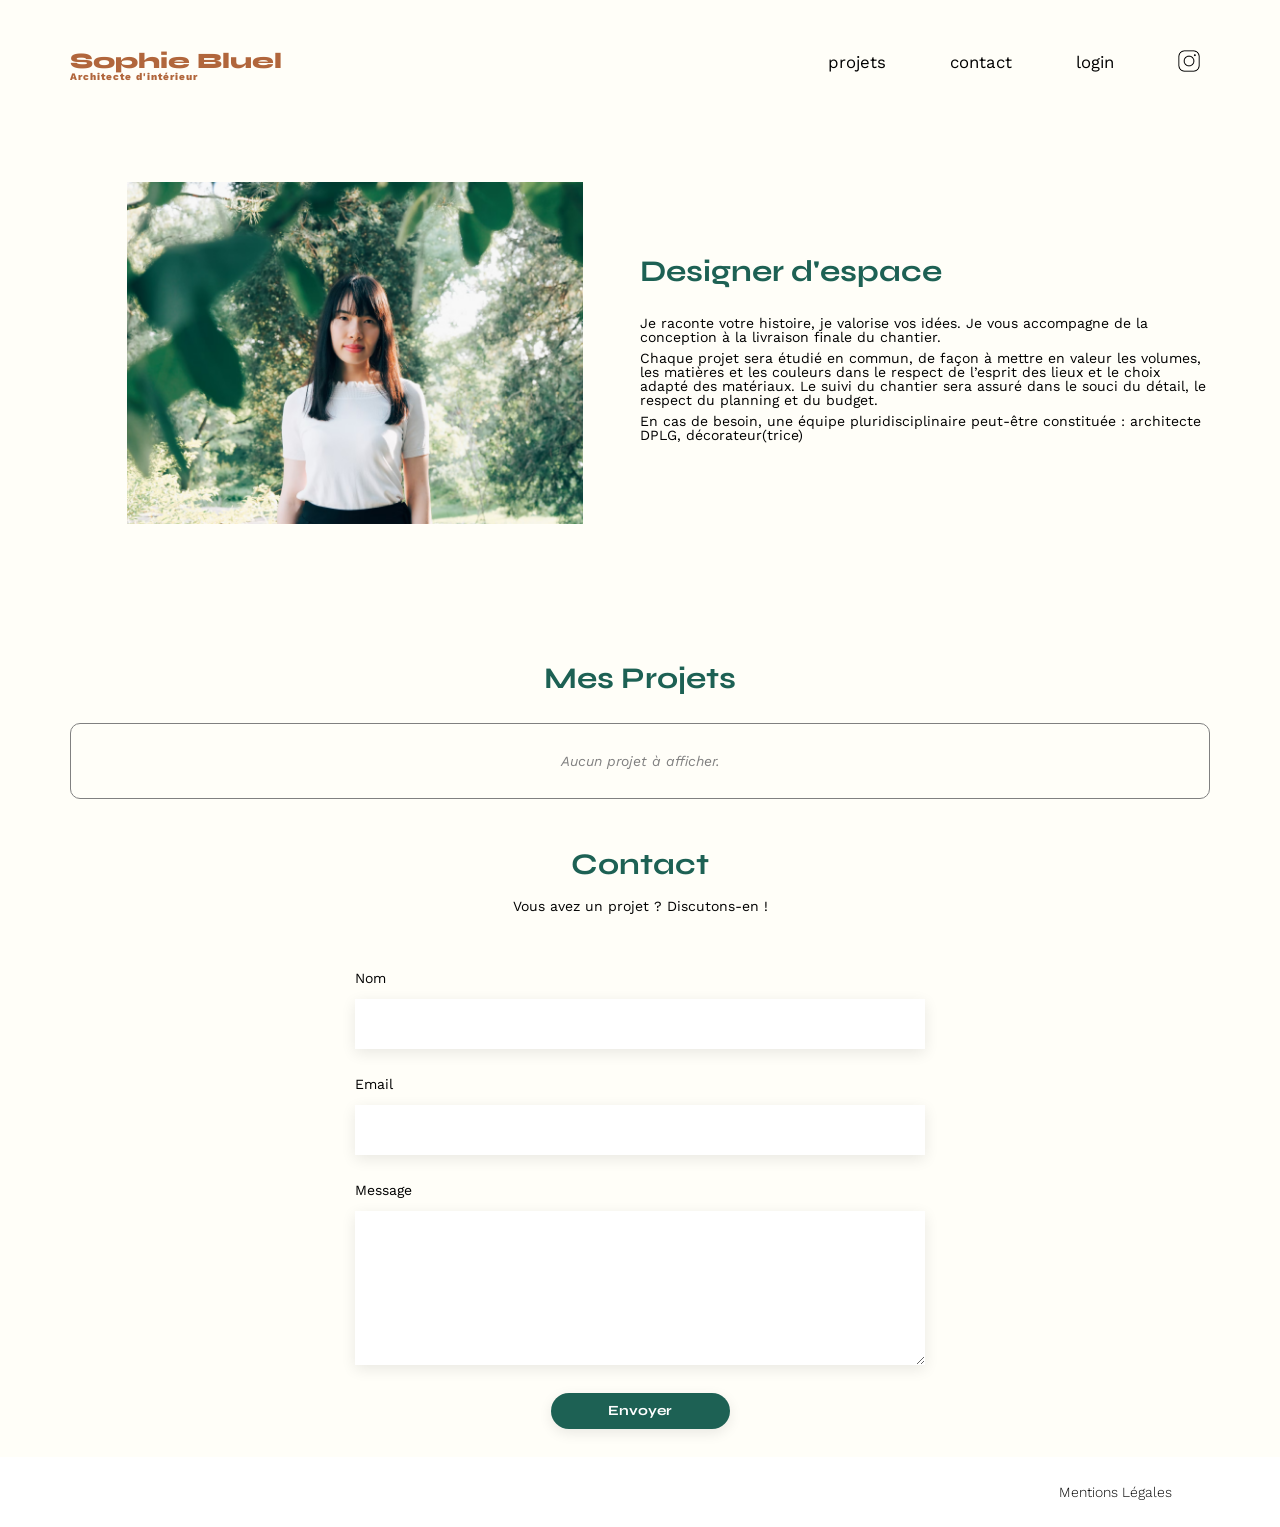
<file: index.html>
<!doctype html>
<html lang="fr">
  <head>
    <meta charset="UTF-8" />
    <title>Sophie Bluel - Architecte d'intérieur</title>
    <meta name="viewport" content="width=device-width, initial-scale=1.0" />
    <link rel="preconnect" href="https://fonts.googleapis.com" />
    <link rel="preconnect" href="https://fonts.gstatic.com" crossorigin />
    <link
      href="https://fonts.googleapis.com/css2?family=Syne:wght@700;800&family=Work+Sans&display=swap"
      rel="stylesheet"
    />
    <link
      rel="stylesheet"
      href="https://cdnjs.cloudflare.com/ajax/libs/font-awesome/6.2.1/css/all.min.css"
      integrity="sha512-MV7K8+y+gLIBoVD59lQIYicR65iaqukzvf/nwasF0nqhPay5w/9lJmVM2hMDcnK1OnMGCdVK+iQrJ7lzPJQd1w=="
      crossorigin="anonymous"
      referrerpolicy="no-referrer"
    />
    <meta name="description" content="" />
    <link rel="stylesheet" href="./assets/style.css" />
    <script type="module" src="./assets/script/script.js" defer></script>
  </head>
  <body>
    <header>
      <h1>
        <a href="index.html"
          >Sophie Bluel <span>Architecte d'intérieur</span></a
        >
      </h1>
      <nav>
        <ul>
          <li><a href="index.html"></a>projets</a></li>
          <li>contact</li>
          <li><a href="login.html" id="lien-login">login</a></li>
          <li><img src="./assets/icons/instagram.png" alt="Instagram" /></li>
        </ul>
      </nav>
    </header>
    <main>
      <section id="introduction">
        <figure>
          <img src="./assets/images/sophie-bluel.png" alt="" />
        </figure>
        <article>
          <h2>Designer d'espace</h2>
          <p>
            Je raconte votre histoire, je valorise vos idées. Je vous accompagne
            de la conception à la livraison finale du chantier.
          </p>
          <p>
            Chaque projet sera étudié en commun, de façon à mettre en valeur les
            volumes, les matières et les couleurs dans le respect de l’esprit
            des lieux et le choix adapté des matériaux. Le suivi du chantier
            sera assuré dans le souci du détail, le respect du planning et du
            budget.
          </p>
          <p>
            En cas de besoin, une équipe pluridisciplinaire peut-être constituée
            : architecte DPLG, décorateur(trice)
          </p>
        </article>
      </section>
      <section id="portfolio">
        <h2>Mes Projets</h2>
        <div class="gallery"></div>
      </section>
      <section id="contact">
        <h2>Contact</h2>
        <p>Vous avez un projet ? Discutons-en !</p>
        <form action="#" method="post">
          <label for="name">Nom</label>
          <input type="text" name="name" id="name" />
          <label for="email">Email</label>
          <input type="email" name="email" id="email" />
          <label for="message">Message</label>
          <textarea name="message" id="message" cols="30" rows="10"></textarea>
          <input type="submit" value="Envoyer" />
        </form>
      </section>
    </main>

    <footer>
      <nav>
        <ul>
          <li>Mentions Légales</li>
        </ul>
      </nav>
    </footer>
  </body>
</html>
</file>
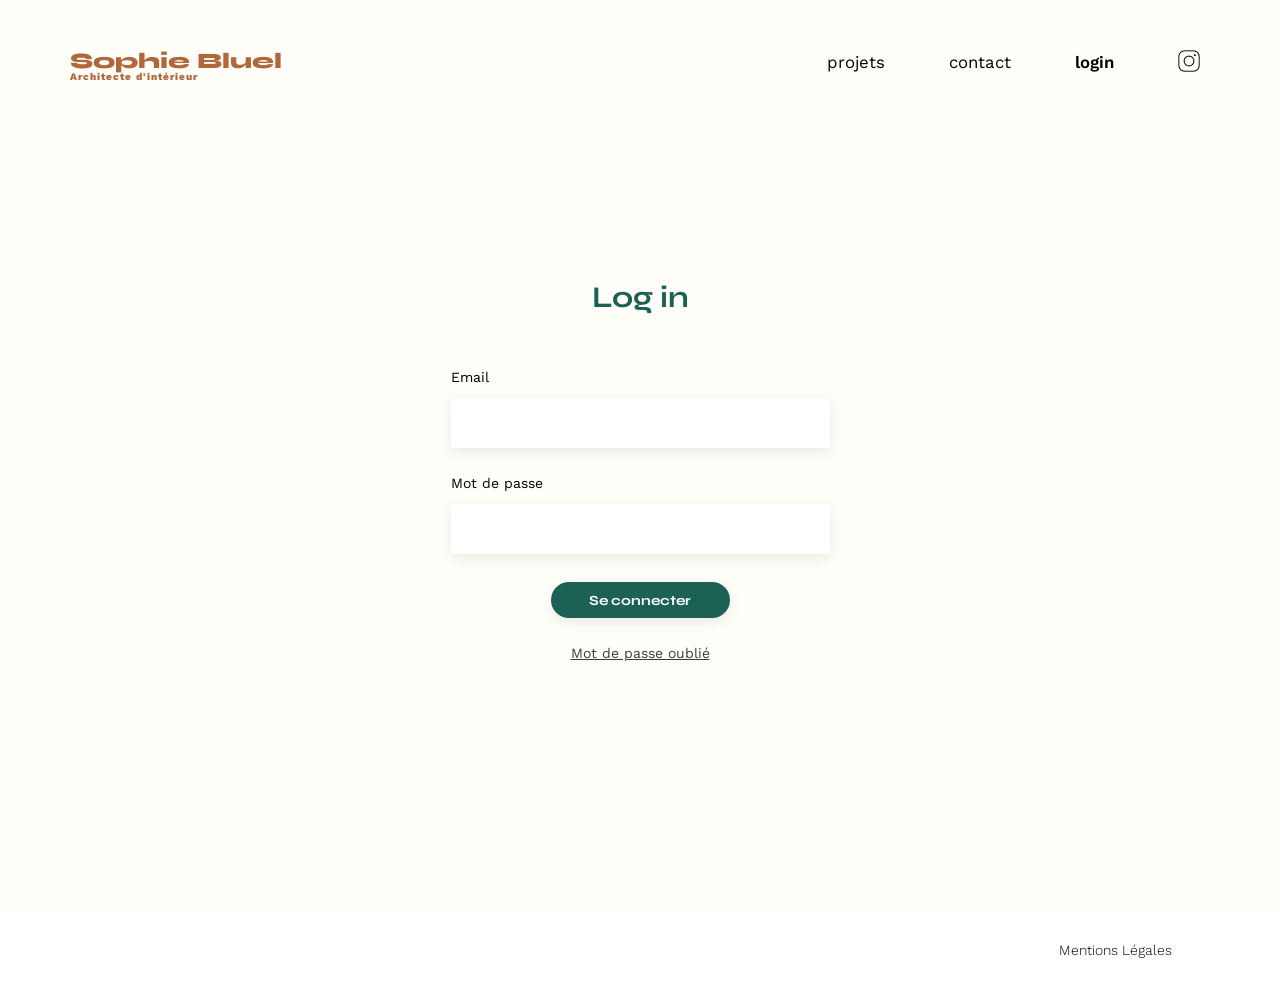
<file: login.html>
<!doctype html>
<html lang="fr">
  <head>
    <meta charset="UTF-8" />
    <title>Sophie Bluel - Architecte d'intérieur</title>
    <meta name="viewport" content="width=device-width, initial-scale=1.0" />
    <link rel="preconnect" href="https://fonts.googleapis.com" />
    <link rel="preconnect" href="https://fonts.gstatic.com" crossorigin />
    <link
      href="https://fonts.googleapis.com/css2?family=Syne:wght@700;800&family=Work+Sans&display=swap"
      rel="stylesheet"
    />
    <meta name="description" content="" />
    <link rel="stylesheet" href="./assets/style.css" />
    <script type="module" src="./assets/script/login.js" defer></script>
  </head>
  <body>
    <header>
      <h1>
        <a href="index.html"
          >Sophie Bluel <span>Architecte d'intérieur</span></a
        >
      </h1>
      <nav>
        <ul>
          <li><a href="index.html">projets</a></li>
          <li>contact</li>
          <li><a href="login.html" class="active" id="lien-login">login</a></li>
          <li><img src="./assets/icons/instagram.png" alt="Instagram" /></li>
        </ul>
      </nav>
    </header>
    <main>
      <section id="login">
        <h2>Log in</h2>
        <form action="#" method="post">
          <label for="email" id="labelemail">Email</label>
          <input type="email" name="email" id="email" />
          <label for="mdp" id="labelmdp">Mot de passe</label>
          <input type="password" name="mdp" id="mdp" />
          <input type="submit" value="Se connecter" />
        </form>
        <a href="#">Mot de passe oublié</a>
      </section>
    </main>
    <footer>
      <nav>
        <ul>
          <li>Mentions Légales</li>
        </ul>
      </nav>
    </footer>
  </body>
</html>
</file>
<file: assets/style.css>
/* http://meyerweb.com/eric/tools/css/reset/
   v2.0 | 20110126
   License: none (public domain)
*/

html, body, div, span, applet, object, iframe,
h1, h2, h3, h4, h5, h6, p, blockquote, pre,
a, abbr, acronym, address, big, cite, code,
del, dfn, em, img, ins, kbd, q, s, samp,
small, strike, strong, sub, sup, tt, var,
b, u, i, center,
dl, dt, dd, ol, ul, li,
fieldset, form, label, legend,
table, caption, tbody, tfoot, thead, tr, th, td,
article, aside, canvas, details, embed,
figure, figcaption, footer, header, hgroup,
menu, nav, output, ruby, section, summary,
time, mark, audio, video {
	margin: 0;
	padding: 0;
	border: 0;
	font-size: 100%;
	font: inherit;
	vertical-align: baseline;
}
/* HTML5 display-role reset for older browsers */
article, aside, details, figcaption, figure,
footer, header, hgroup, menu, nav, section {
	display: block;
}
*{
	box-sizing: border-box;
}
body {
	line-height: 1;
	background-color: #FFFEF8;
}
ol, ul {
	list-style: none;
}
blockquote, q {
	quotes: none;
}
blockquote:before, blockquote:after,
q:before, q:after {
	content: '';
	content: none;
}
table {
	border-collapse: collapse;
	border-spacing: 0;
}
/** end reset css**/
body {
	font-family: 'Work Sans' ;
	font-size: 14px;
	display: flex;
	flex-direction: column;
	min-height: 100vh;
}

header, main, footer nav{
	max-width: 1140px;
	margin:auto;
}
header {
	display: flex;
	width: 100%;
	justify-content: space-between;
	padding: 50px 0;
}
header nav img{
	width: 22px;
	height: 22px;
}
main{
	flex: 1;
}
section {
	margin: 50px 0
}

h1 a{
	display: flex;
	flex-direction: column;
	font-family: 'Syne';
	font-size: 22px;
	font-weight: 800;
	color: #B1663C;
	text-decoration: none;
}

h1 span {
	font-family: 'Work Sans';
	font-size:10px;
	letter-spacing: 0.1em;
}

h2{
	font-family: 'Syne';
	font-weight: 700;
	font-size: 30px;
	color: #1D6154
}
nav ul {
	display: flex;
	align-items: center;
	list-style-type: none;
	column-gap: 44px;

}
nav li {
	padding: 0 10px;
	font-size: 1.2em;
}
nav a{
	text-decoration: none;
	color: #000;
	&:hover{
		color: #B1663C;
		font-weight: 600;
	}
	&.active{
		font-weight: 600;
	}
}
li:hover {
	color: #B1663C;
}

#introduction {
	display: flex;
	align-items: center;
}
#introduction figure {
	flex: 1
}
#introduction img {
	display: block;
	margin: auto;
	width: 80%;
}

#introduction article {
	flex: 1
}
#introduction h2 {
	margin-bottom: 1em;
}

#introduction p {
	margin-bottom: 0.5em;
}
#portfolio{
	margin-top: 139px;
}
#portfolio h2 {
	text-align: center;
}

#portfolio nav{
	display: flex;
	justify-content: center;
	margin: 50px auto;
	column-gap: 10px;
	
	button{
		font-family: 'Syne';
		background: #fff;
		border: 1px solid #1D6154;
		border-radius: 60px;
		color: #1D6154;
		font-size: 1.2em;
		padding: 9px 15px;
		&:hover, &.select{
			cursor: pointer;
			background-color: #1D6154;
			color: #fff;
		}
	}
}
.gallery {
	width: 100%;
	display: grid;
	grid-template-columns: 1fr 1fr 1fr;
	grid-column-gap: 20px;
	grid-row-gap: 20px;
}

.gallery img {
	width: 100%;
}
.empty-state{
	border: 1px solid gray;
	border-radius: 10px;
	color: gray;
	font-family: 'Work Sans';
	font-size: 14px;
	padding: 30px;
	display: block;
	margin-top: 30px;
	text-align: center;
	font-style: italic;
}
#contact {
	width: 50%;
	margin: auto;
}
#login{
	width: 379px;
	margin: 150px auto 255px;
}
#contact > *,
#login > *{
	text-align: center;

}
#contact h2,
#login h2{
	margin-bottom: 20px;
}
#contact form,
#login form {
	text-align: left;
	margin-top:30px;
	display: flex;
	flex-direction: column;
}

#contact label,
#login label {
	margin: 2em 0 1em 0;
}
#contact textarea {
	border: none;
	box-shadow: 0px 4px 14px rgba(0, 0, 0, 0.09);
}
#login a{
	display: block;
	color: #3D3D3D;
}

.message-erreur{
	border: 2px solid red;
	color: red;
	padding: 15px;
	margin-bottom: 10px;
}

input, select {
	height: 50px;
	font-size: 1.2em;
	border: none;
	box-shadow: 0px 4px 14px rgba(0, 0, 0, 0.09);
	background-color: #fff;
}
input:not([type="submit"]) ,select{
	padding: 16px;
}
select{
	appearance: none;
	position: relative;
	background: transparent;
	background-image: url("data:image/svg+xml,%3Csvg xmlns='http://www.w3.org/2000/svg' height='11' viewBox='0 0 448 512'%3E%3C!--!Font Awesome Free v7.3.0 by @fontawesome - https://fontawesome.com License - https://fontawesome.com/license/free Copyright 2026 Fonticons, Inc.--%3E%3Cpath d='M201.4 406.6c12.5 12.5 32.8 12.5 45.3 0l192-192c12.5-12.5 12.5-32.8 0-45.3s-32.8-12.5-45.3 0L224 338.7 54.6 169.4c-12.5-12.5-32.8-12.5-45.3 0s-12.5 32.8 0 45.3l192 192z' fill='%236C6C6C' /%3E%3C/svg%3E");
  	background-repeat: no-repeat;
  	background-position-x: 95%;
	background-position-y: 50%;
	cursor: pointer;
}
input[type="submit"]{
	font-family: 'Syne';
	font-weight: 700;
	font-size: 14px;
	color: white;
	background-color: #1D6154;
	margin: 2em auto;
	width: 179px;
	height: 36px;
	text-align: center;
	border-radius: 60px;
	&:hover{
		cursor: pointer;
	}
	&:disabled{
		cursor: inherit;
	}
}
footer{
	background: #fff;
}
footer nav ul {
	display: flex;
	justify-content: flex-end;
	padding: 2em;
	
	li{
		font-weight: 300;
		font-size: 14px;
	}
}

/** Mode connecté **/
.banniere-login{
	background-color: #000;
	color: #fff;
	display: flex;
	height: 59px;
	justify-content: center;
    align-items: center;
	font-size: 16px;
	i{
		margin-right: 12px;
	}
}
#portfolio{
	h2{
		display: flex;
		align-items: center;
		justify-content: center;
		button{
			border: none;
			background-color: transparent;
			margin-left: 31px;
			font-family: 'Work Sans';
			font-size: 14px;

			&:hover{
				cursor: pointer;
			}
		}
	}
	h2:has(button){
		margin-left: 120px;
		margin-bottom: 92px;
	}
}

/** Modale */
.modale{
	position: fixed;
	top: 0;
	left: 0;
	width: 100%;
	height: 100%;
	background-color: rgba(0, 0, 0, 0.3);
	display: flex;
	align-items: center;
	justify-content: center;
	&.hidden{
		display: none;
	}
}
.modale-wrapper{
	position: relative;
	overflow: auto;
	width: 630px;
	max-width: calc(100vw - 20px);
	max-height: calc(100vh - 20px);
	padding: 45px 105px;
	background-color: #fff;
	border-radius: 10px;

	h2{
		font-family: 'Work Sans';
		font-size: 26px;
		text-align: center;
		color: #000;
		margin-bottom: 52px;
		margin-top: 15px;
	}
	hr{
		color: #B3B3B3;
		margin-top: 67px;
		margin-bottom: 38px;

		&.hidden{
			display:none;
		}
	}
}

.ajout-photo{
	font-family: 'Syne';
	font-weight: 700;
	font-size: 14px;
	color: white;
	background-color: #1D6154;
	margin: 0 auto;
	display: block;
	width: 237px;
	height: 36px;
	text-align: center;
	border: none;
	border-radius: 60px;
	cursor: pointer;

	&.hidden{
		display:none;
	}
}
.modale-close{
	position: absolute;
	top: 26px;
	right: 30px;
	padding: 6px;
	cursor: pointer;
	background: transparent;
	border: none;
	font-size: 20px;
}
.modale-back{
	position: absolute;
	top: 26px;
	left: 30px;
	cursor: pointer;
	background: transparent;
	border: none;
	font-size: 20px;
	&.hidden{
		display:none;
	}
}

.modale-gallery {
	width: 100%;
	display: grid;
	grid-template-columns: repeat(5, 1fr);	
	grid-column-gap: 9px;
	grid-row-gap: 29px;

	&.hidden{
		display:none;
	}
	
	img {
		width: 100%;
	}
	figure{
		position: relative;
	}
	button{
		position: absolute;
		top: 6px;
		right: 5px;
		background-color: #000;
		border: none;
		border-radius: 2px;
		color: #fff;
		width: 17px;
		height: 17px;
		display: flex;
		align-items: center;
		justify-content: center;
		padding: 3px;
		cursor: pointer;
		font-size: 9px;
	}
}

.modale-form{
	display: flex;
	flex-direction: column;

	label{
		margin: 2em 0 1em 0;

		&.file-form{
			margin: 0;
		}
	}
	hr{
		margin: 47px 0 0;
	}

	input[type="submit"]:disabled{
		background-color: #A7A7A7;
	}

	&.hidden{
		display:none;
	}
}
#photo{
	display: none;
}
.file-form{
	background-color: #E8F1F6;
	display: flex;
	flex-direction: column;
	align-items: center;
	padding: 20px;
	cursor: pointer;
	border-radius: 3px;

	.img-form{
		background-image: url("data:image/svg+xml,%3Csvg width='69' height='60' viewBox='0 0 69 60' fill='none' xmlns='http://www.w3.org/2000/svg'%3E%3Cpath d='M59.6207 6.38793C60.7918 6.38793 61.75 7.34612 61.75 8.51724V51.0768L61.0846 50.2118L42.9855 26.7894C42.3866 26.0042 41.4417 25.5517 40.4569 25.5517C39.4721 25.5517 38.5405 26.0042 37.9283 26.7894L26.8825 41.0824L22.8235 35.3998C22.2247 34.5614 21.2665 34.069 20.2284 34.069C19.1904 34.069 18.2322 34.5614 17.6334 35.4131L6.9868 50.3183L6.38793 51.1434V51.1034V8.51724C6.38793 7.34612 7.34612 6.38793 8.51724 6.38793H59.6207ZM8.51724 0C3.81945 0 0 3.81945 0 8.51724V51.1034C0 55.8012 3.81945 59.6207 8.51724 59.6207H59.6207C64.3185 59.6207 68.1379 55.8012 68.1379 51.1034V8.51724C68.1379 3.81945 64.3185 0 59.6207 0H8.51724ZM19.1638 25.5517C20.0027 25.5517 20.8333 25.3865 21.6083 25.0655C22.3834 24.7444 23.0876 24.2739 23.6807 23.6807C24.2739 23.0876 24.7444 22.3834 25.0655 21.6083C25.3865 20.8333 25.5517 20.0027 25.5517 19.1638C25.5517 18.3249 25.3865 17.4943 25.0655 16.7192C24.7444 15.9442 24.2739 15.24 23.6807 14.6468C23.0876 14.0537 22.3834 13.5831 21.6083 13.2621C20.8333 12.9411 20.0027 12.7759 19.1638 12.7759C18.3249 12.7759 17.4943 12.9411 16.7192 13.2621C15.9442 13.5831 15.24 14.0537 14.6468 14.6468C14.0537 15.24 13.5831 15.9442 13.2621 16.7192C12.9411 17.4943 12.7759 18.3249 12.7759 19.1638C12.7759 20.0027 12.9411 20.8333 13.2621 21.6083C13.5831 22.3834 14.0537 23.0876 14.6468 23.6807C15.24 24.2739 15.9442 24.7444 16.7192 25.0655C17.4943 25.3865 18.3249 25.5517 19.1638 25.5517Z' fill='%23B9C5CC'/%3E%3C/svg%3E%0A");
		width: 68px;
		height: 60px;
		margin-bottom: 13px;
	}

	.btn-form{
		background-color: #CBD6DC;
		border-radius: 50px;
		font-family: 'Work Sans';
		font-size: 14px;
		color: #306685;
		text-align: center;
		border: none;
		width: 173px;
		height: 36px;
		line-height: 36px;
		margin-bottom: 7px;
	}
	p{
		font-family: 'Work Sans';
		font-size: 10px;
		color: #444444;
	}	

	&.hidden {
		padding: 0;
		.img-form, .btn-form, p{
			display: none;
		}
	}
}
.preview-img.hidden{
	display: none;
}
</file>
